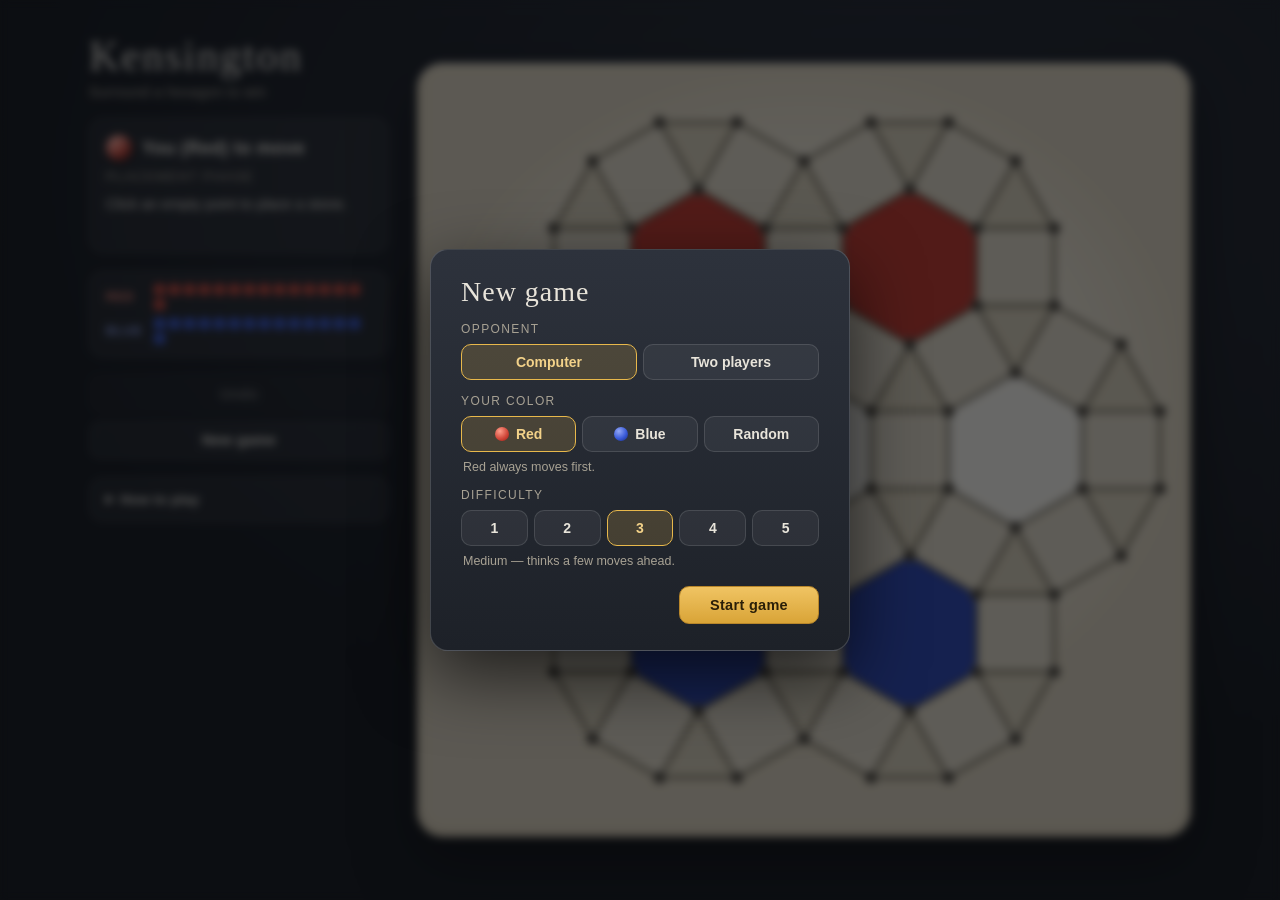
<file: index.html>
<!DOCTYPE html>
<html lang="en">
<head>
<meta charset="utf-8">
<meta name="viewport" content="width=device-width, initial-scale=1">
<title>Kensington</title>
<link rel="stylesheet" href="css/style.css">
</head>
<body>
<div class="app">

  <aside class="panel">
    <header class="masthead">
      <h1>Kensington</h1>
      <p class="tagline">Surround a hexagon to win</p>
    </header>

    <section class="status-card" id="statusCard">
      <div class="turn-row">
        <span class="turn-chip" id="turnChip"></span>
        <span class="turn-text" id="turnText">&nbsp;</span>
      </div>
      <div class="phase-text" id="phaseText">&nbsp;</div>
      <div class="message" id="message">&nbsp;</div>
    </section>

    <section class="reserves">
      <div class="reserve">
        <span class="reserve-label red-label">Red</span>
        <div class="dots" id="dotsRed"></div>
      </div>
      <div class="reserve">
        <span class="reserve-label blue-label">Blue</span>
        <div class="dots" id="dotsBlue"></div>
      </div>
    </section>

    <section class="buttons">
      <button id="btnSkip" class="btn primary hidden">Skip relocation</button>
      <button id="btnUndo" class="btn">Undo</button>
      <button id="btnNew" class="btn">New game</button>
    </section>

    <details class="rules">
      <summary>How to play</summary>
      <ul>
        <li>Each player has 15 stones. Red begins.</li>
        <li><strong>Placement:</strong> take turns placing a stone on any empty point.</li>
        <li><strong>Movement:</strong> once all stones are placed, slide one of
            your stones along a line to an adjacent empty point. If you cannot
            move, your opponent moves again.</li>
        <li><strong>Mills:</strong> complete a small <em>triangle</em> in your
            color and you may move <em>one</em> enemy stone anywhere; complete a
            <em>square</em> and you may move <em>two</em>. Never more than two
            per turn.</li>
        <li><strong>Win</strong> by occupying all six corners of a white hexagon
            or a hexagon of your own color.</li>
      </ul>
    </details>
  </aside>

  <main class="board-wrap" id="boardWrap">
    <svg id="board" viewBox="-500 -500 1000 1000" role="img" aria-label="Kensington board"></svg>
    <div class="overlay hidden" id="overlay">
      <div class="overlay-card">
        <div class="overlay-title" id="overlayTitle"></div>
        <div class="overlay-sub" id="overlaySub"></div>
        <div class="overlay-buttons">
          <button class="btn primary" id="btnOverlayNew">New game</button>
          <button class="btn" id="btnOverlayClose">View board</button>
        </div>
      </div>
    </div>
  </main>

</div>

<dialog id="dlgNew">
  <form method="dialog" id="formNew">
    <h2>New game</h2>

    <fieldset>
      <legend>Opponent</legend>
      <div class="seg" id="segMode">
        <label><input type="radio" name="mode" value="ai" checked><span>Computer</span></label>
        <label><input type="radio" name="mode" value="2p"><span>Two players</span></label>
      </div>
    </fieldset>

    <fieldset id="fsColor">
      <legend>Your color</legend>
      <div class="seg" id="segColor">
        <label><input type="radio" name="color" value="red" checked><span><i class="mini-stone mini-red"></i>Red</span></label>
        <label><input type="radio" name="color" value="blue"><span><i class="mini-stone mini-blue"></i>Blue</span></label>
        <label><input type="radio" name="color" value="random"><span>Random</span></label>
      </div>
      <p class="hint-line">Red always moves first.</p>
    </fieldset>

    <fieldset id="fsLevel">
      <legend>Difficulty</legend>
      <div class="seg seg-level" id="segLevel">
        <label><input type="radio" name="level" value="1"><span>1</span></label>
        <label><input type="radio" name="level" value="2"><span>2</span></label>
        <label><input type="radio" name="level" value="3" checked><span>3</span></label>
        <label><input type="radio" name="level" value="4"><span>4</span></label>
        <label><input type="radio" name="level" value="5"><span>5</span></label>
      </div>
      <p class="hint-line" id="levelHint">Medium — thinks a few moves ahead.</p>
    </fieldset>

    <div class="dialog-buttons">
      <button class="btn primary" value="start" id="btnStart">Start game</button>
    </div>
  </form>
</dialog>

<script src="js/board.js"></script>
<script src="js/rules.js"></script>
<script src="js/engine.js"></script>
<script src="js/ui.js"></script>
</body>
</html>
</file>
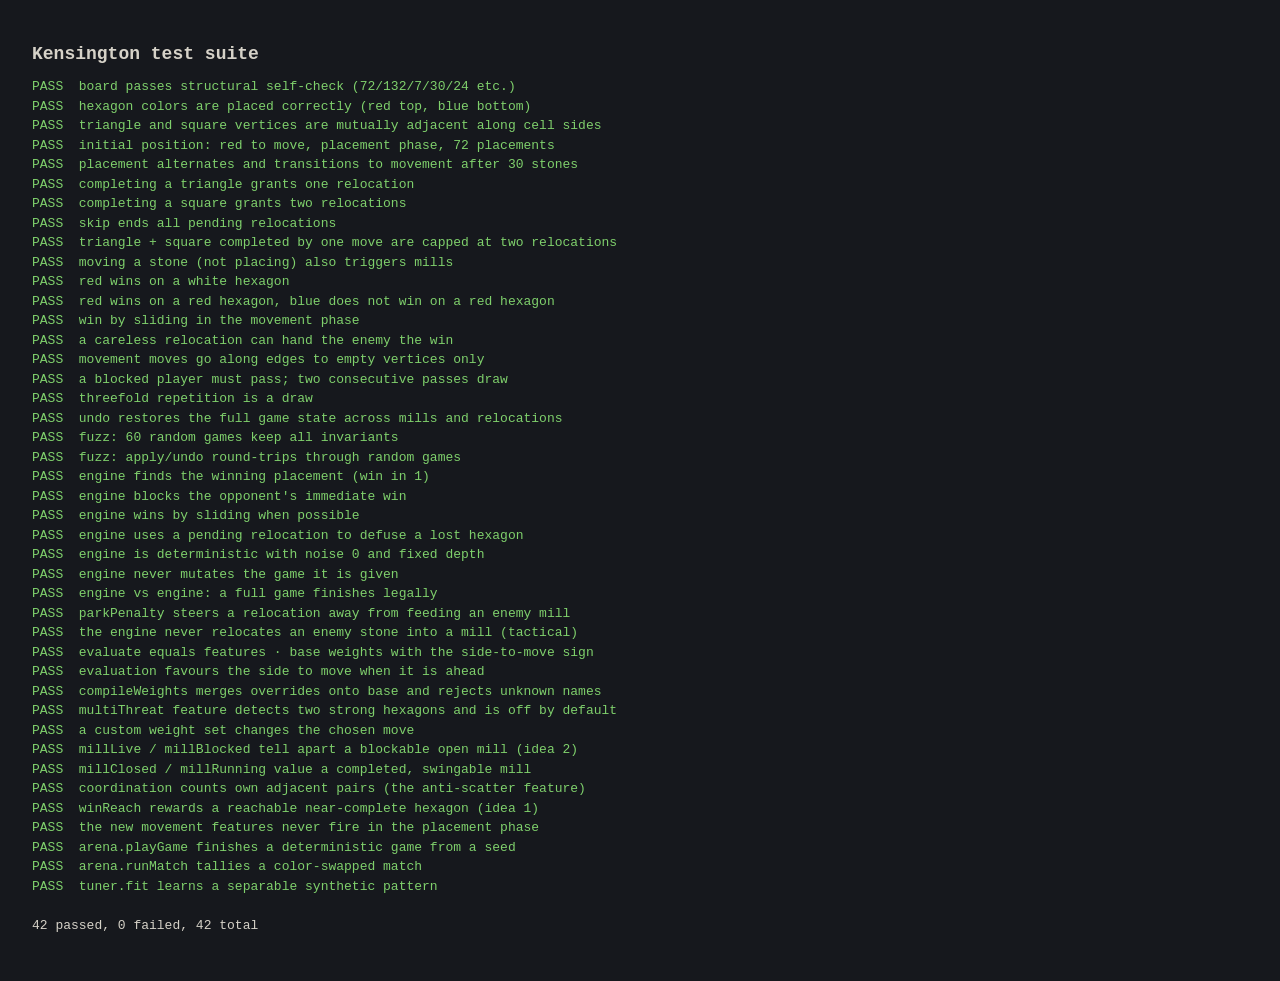
<file: tests.html>
<!DOCTYPE html>
<html lang="en">
<head>
<meta charset="utf-8">
<title>Kensington — test suite</title>
<style>
  body { font-family: ui-monospace, Menlo, Consolas, monospace; background: #16181d; color: #d6d2c8; padding: 24px; }
  h1 { font-size: 18px; }
  pre { font-size: 13px; line-height: 1.5; }
  .ok { color: #7fd06c; }
  .fail { color: #f0685c; }
</style>
</head>
<body>
<h1>Kensington test suite</h1>
<pre id="out">running…</pre>
<script src="js/board.js"></script>
<script src="js/rules.js"></script>
<script src="js/engine.js"></script>
<script src="js/arena.js"></script>
<script src="js/tuner.js"></script>
<script src="tests/tests.js"></script>
<script>
  var r = KTests.report();
  document.getElementById('out').innerHTML = r.lines.map(function (l) {
    if (l.indexOf('PASS') === 0) return '<span class="ok">' + l + '</span>';
    if (l.indexOf('FAIL') === 0 || l.indexOf('      -') === 0) return '<span class="fail">' + l + '</span>';
    return l;
  }).join('\n');
</script>
</body>
</html>
</file>
<file: css/style.css>
/* ------------------------------------------------------------------ */
/* Kensington — visual style                                           */
/* ------------------------------------------------------------------ */

:root {
  --bg-1: #262b34;
  --bg-2: #14171c;
  --panel: rgba(255, 255, 255, 0.055);
  --panel-border: rgba(255, 255, 255, 0.12);
  --ink: #e8e4da;
  --ink-dim: #a8a294;
  --red: #d24a3c;
  --red-deep: #9c1710;
  --blue: #3a5bd9;
  --blue-deep: #16267c;
  --gold: #e8b84b;
  --board-ivory: #ece5d4;
  --serif: "Iowan Old Style", "Palatino Linotype", Palatino, Georgia, serif;
  --sans: -apple-system, BlinkMacSystemFont, "Segoe UI", Roboto, Helvetica, Arial, sans-serif;
}

* { box-sizing: border-box; }

html, body {
  margin: 0;
  min-height: 100%;
}

body {
  font-family: var(--sans);
  color: var(--ink);
  background:
    radial-gradient(1200px 800px at 70% 20%, var(--bg-1), var(--bg-2) 75%);
  background-attachment: fixed;
}

.app {
  display: flex;
  gap: 28px;
  align-items: stretch;
  justify-content: center;
  padding: 28px;
  min-height: 100vh;
}

/* ------------------------------------------------------------------ */
/* Side panel                                                          */
/* ------------------------------------------------------------------ */

.panel {
  width: 300px;
  flex: 0 0 300px;
  display: flex;
  flex-direction: column;
  gap: 18px;
}

.masthead h1 {
  font-family: var(--serif);
  font-size: 42px;
  font-weight: 500;
  letter-spacing: 2px;
  margin: 4px 0 0;
  color: var(--ink);
}

.masthead .tagline {
  margin: 4px 0 0;
  color: var(--ink-dim);
  font-size: 14px;
  letter-spacing: 0.4px;
}

.status-card {
  background: var(--panel);
  border: 1px solid var(--panel-border);
  border-radius: 14px;
  padding: 16px;
  backdrop-filter: blur(6px);
}

.turn-row {
  display: flex;
  align-items: center;
  gap: 10px;
}

.turn-chip {
  width: 26px;
  height: 26px;
  border-radius: 50%;
  flex: 0 0 26px;
  box-shadow: inset -3px -4px 6px rgba(0,0,0,.35), inset 3px 4px 6px rgba(255,255,255,.3),
              0 2px 5px rgba(0,0,0,.4);
}

.turn-chip.red  { background: radial-gradient(circle at 35% 30%, #ff9d8a, var(--red) 55%, var(--red-deep)); }
.turn-chip.blue { background: radial-gradient(circle at 35% 30%, #93a7f5, var(--blue) 55%, var(--blue-deep)); }
.turn-chip.thinking { animation: chipPulse 1.1s ease-in-out infinite; }

@keyframes chipPulse {
  0%, 100% { transform: scale(1); }
  50% { transform: scale(0.82); }
}

.turn-text {
  font-size: 18px;
  font-weight: 600;
  letter-spacing: .3px;
}

.phase-text {
  margin-top: 8px;
  font-size: 13px;
  text-transform: uppercase;
  letter-spacing: 1.4px;
  color: var(--ink-dim);
}

.message {
  margin-top: 10px;
  font-size: 14.5px;
  line-height: 1.45;
  min-height: 42px;
  color: var(--ink);
}

.message .gold { color: var(--gold); font-weight: 600; }

/* reserves -------------------------------------------------------- */

.reserves {
  display: flex;
  flex-direction: column;
  gap: 8px;
  background: var(--panel);
  border: 1px solid var(--panel-border);
  border-radius: 14px;
  padding: 12px 16px;
}

.reserve {
  display: flex;
  align-items: center;
  gap: 10px;
}

.reserve-label {
  width: 38px;
  font-size: 12px;
  font-weight: 700;
  letter-spacing: 1px;
  text-transform: uppercase;
}

.red-label  { color: #f08373; }
.blue-label { color: #8fa3f0; }

.dots { display: flex; gap: 4px; flex-wrap: wrap; }

.dot {
  width: 11px;
  height: 11px;
  border-radius: 50%;
  background: rgba(255,255,255,.12);
  transition: background .25s, box-shadow .25s;
}

.dot.full.red  { background: var(--red);  box-shadow: 0 0 4px rgba(210,74,60,.7); }
.dot.full.blue { background: var(--blue); box-shadow: 0 0 4px rgba(58,91,217,.7); }

/* buttons ---------------------------------------------------------- */

.buttons { display: flex; flex-direction: column; gap: 8px; }

.btn {
  font: inherit;
  font-size: 14.5px;
  font-weight: 600;
  letter-spacing: .3px;
  color: var(--ink);
  background: var(--panel);
  border: 1px solid var(--panel-border);
  border-radius: 10px;
  padding: 10px 14px;
  cursor: pointer;
  transition: background .15s, transform .05s;
}

.btn:hover:not(:disabled) { background: rgba(255,255,255,.12); }
.btn:active:not(:disabled) { transform: translateY(1px); }
.btn:disabled { opacity: .4; cursor: default; }

.btn.primary {
  background: linear-gradient(180deg, #f0c463, #d9a437);
  border-color: #b8862a;
  color: #2a1f08;
}

.btn.primary:hover:not(:disabled) { background: linear-gradient(180deg, #f6cd72, #e2ad3f); }

.hidden { display: none !important; }

/* rules ------------------------------------------------------------ */

.rules {
  background: var(--panel);
  border: 1px solid var(--panel-border);
  border-radius: 14px;
  padding: 10px 16px;
  font-size: 13.5px;
  color: var(--ink-dim);
}

.rules summary {
  cursor: pointer;
  font-weight: 600;
  color: var(--ink);
  letter-spacing: .3px;
  padding: 4px 0;
}

.rules ul { margin: 8px 0 6px; padding-left: 18px; }
.rules li { margin: 6px 0; line-height: 1.45; }
.rules strong, .rules em { color: var(--ink); }

/* ------------------------------------------------------------------ */
/* Board                                                               */
/* ------------------------------------------------------------------ */

.board-wrap {
  position: relative;
  flex: 0 1 auto;
  display: flex;
  align-items: center;
  justify-content: center;
}

#board {
  width: min(86vmin, 820px);
  height: min(86vmin, 820px);
  display: block;
  border-radius: 26px;
  background:
    radial-gradient(closest-side at 50% 44%, #f4eee0, var(--board-ivory) 70%, #ddd3bd);
  box-shadow:
    0 24px 60px rgba(0,0,0,.5),
    inset 0 1px 0 rgba(255,255,255,.8),
    inset 0 -3px 12px rgba(120,100,60,.25);
}

/* cells */
.cell-square   { fill: #e2dac7; }
.cell-triangle { fill: #d8cfb8; }
.hex-white     { fill: #fbf8ef; }
.hex-red       { fill: #c2382c; }
.hex-blue      { fill: #2b46b4; }

.board-line {
  stroke: #57503f;
  stroke-width: 3.4;
  stroke-linecap: round;
  fill: none;
}

.hole {
  fill: #3b352a;
  stroke: rgba(255,255,255,.5);
  stroke-width: 1.4;
  transition: fill .15s;
}

/* invisible, larger click targets on top of everything */
.hit { fill: transparent; }
.hit.clickable { cursor: pointer; }
.hit.clickable:hover { fill: rgba(232,184,75,.3); }

/* stones ------------------------------------------------------------ */

.stone { pointer-events: none; }

.stone .body {
  stroke: rgba(0,0,0,.4);
  stroke-width: 1.5;
}

.stone.pop { animation: stonePop .28s cubic-bezier(.2,1.6,.4,1); transform-box: fill-box; transform-origin: center; }

@keyframes stonePop {
  0% { transform: scale(.4); }
  100% { transform: scale(1); }
}

.sel-ring {
  fill: none;
  stroke: #fff;
  stroke-width: 4;
  stroke-dasharray: 10 7;
  pointer-events: none;
  animation: spin 6s linear infinite;
  transform-box: fill-box;
  transform-origin: center;
}

@keyframes spin { to { transform: rotate(360deg); } }

/* hints & markers ---------------------------------------------------- */

.hint-ring {
  fill: rgba(232,184,75,.25);
  stroke: var(--gold);
  stroke-width: 3;
  pointer-events: none;
  animation: hintPulse 1.4s ease-in-out infinite;
  transform-box: fill-box;
  transform-origin: center;
}

.reloc-glow {
  fill: none;
  stroke: var(--gold);
  stroke-width: 4;
  pointer-events: none;
  animation: hintPulse 1.4s ease-in-out infinite;
  transform-box: fill-box;
  transform-origin: center;
}

@keyframes hintPulse {
  0%, 100% { opacity: .95; transform: scale(1); }
  50% { opacity: .45; transform: scale(.88); }
}

.last-move-ring {
  fill: none;
  stroke: rgba(60, 50, 30, .85);
  stroke-width: 3;
  stroke-dasharray: 5 5;
  pointer-events: none;
}

.last-move-from {
  fill: rgba(60, 50, 30, .35);
  pointer-events: none;
}

.mill-flash {
  fill: rgba(232,184,75,.4);
  stroke: var(--gold);
  stroke-width: 6;
  stroke-linejoin: round;
  pointer-events: none;
  animation: millFade 1.6s ease-out forwards;
}

@keyframes millFade {
  0% { opacity: 1; }
  60% { opacity: .85; }
  100% { opacity: 0; }
}

.win-glow {
  fill: none;
  stroke: var(--gold);
  stroke-width: 10;
  stroke-linejoin: round;
  pointer-events: none;
  filter: drop-shadow(0 0 14px rgba(232,184,75,.95));
  animation: winPulse 1.6s ease-in-out infinite;
}

@keyframes winPulse {
  0%, 100% { opacity: 1; }
  50% { opacity: .45; }
}

/* overlay ------------------------------------------------------------ */

.overlay {
  position: absolute;
  inset: 0;
  display: flex;
  align-items: center;
  justify-content: center;
  background: rgba(10, 10, 14, .45);
  border-radius: 26px;
  backdrop-filter: blur(3px);
}

.overlay-card {
  background: linear-gradient(180deg, #2d323c, #1d2128);
  border: 1px solid rgba(255,255,255,.15);
  border-radius: 18px;
  padding: 30px 40px;
  text-align: center;
  box-shadow: 0 18px 50px rgba(0,0,0,.6);
  animation: cardIn .3s cubic-bezier(.2,1.4,.4,1);
}

@keyframes cardIn {
  from { transform: scale(.85); opacity: 0; }
  to { transform: scale(1); opacity: 1; }
}

.overlay-title {
  font-family: var(--serif);
  font-size: 34px;
  letter-spacing: 1px;
}

.overlay-title.red-wins  { color: #f08373; }
.overlay-title.blue-wins { color: #8fa3f0; }
.overlay-title.draw      { color: var(--gold); }

.overlay-sub {
  margin-top: 8px;
  color: var(--ink-dim);
  font-size: 15px;
}

.overlay-buttons {
  margin-top: 22px;
  display: flex;
  gap: 10px;
  justify-content: center;
}

/* ------------------------------------------------------------------ */
/* New-game dialog                                                     */
/* ------------------------------------------------------------------ */

dialog {
  border: 1px solid rgba(255,255,255,.16);
  border-radius: 18px;
  background: linear-gradient(180deg, #2d323c, #1d2128);
  color: var(--ink);
  padding: 26px 30px;
  width: min(420px, 92vw);
  box-shadow: 0 24px 70px rgba(0,0,0,.65);
}

dialog::backdrop {
  background: rgba(8, 9, 12, .6);
  backdrop-filter: blur(4px);
}

dialog h2 {
  font-family: var(--serif);
  font-weight: 500;
  font-size: 28px;
  letter-spacing: 1px;
  margin: 0 0 14px;
}

dialog fieldset {
  border: none;
  margin: 0 0 14px;
  padding: 0;
}

dialog legend {
  font-size: 12px;
  text-transform: uppercase;
  letter-spacing: 1.4px;
  color: var(--ink-dim);
  margin-bottom: 8px;
  padding: 0;
}

.seg {
  display: flex;
  gap: 6px;
  flex-wrap: wrap;
}

.seg label { flex: 1; min-width: 70px; }
.seg input { position: absolute; opacity: 0; pointer-events: none; }

.seg span {
  display: flex;
  align-items: center;
  justify-content: center;
  gap: 7px;
  padding: 9px 8px;
  border-radius: 10px;
  border: 1px solid var(--panel-border);
  background: var(--panel);
  font-size: 14px;
  font-weight: 600;
  cursor: pointer;
  transition: background .15s, border-color .15s;
  user-select: none;
}

.seg span:hover { background: rgba(255,255,255,.1); }

.seg input:checked + span {
  background: rgba(232,184,75,.18);
  border-color: var(--gold);
  color: #f3d289;
}

.seg-level label { min-width: 48px; }

.mini-stone {
  width: 14px;
  height: 14px;
  border-radius: 50%;
  display: inline-block;
}

.mini-red  { background: radial-gradient(circle at 35% 30%, #ff9d8a, var(--red) 55%, var(--red-deep)); }
.mini-blue { background: radial-gradient(circle at 35% 30%, #93a7f5, var(--blue) 55%, var(--blue-deep)); }

.hint-line {
  margin: 8px 2px 0;
  font-size: 12.5px;
  color: var(--ink-dim);
}

.dialog-buttons {
  display: flex;
  justify-content: flex-end;
  margin-top: 18px;
}

.dialog-buttons .btn { min-width: 140px; }

fieldset.disabled { opacity: .35; pointer-events: none; }

/* ------------------------------------------------------------------ */
/* Responsive                                                          */
/* ------------------------------------------------------------------ */

@media (max-width: 900px) {
  .app { flex-direction: column-reverse; align-items: center; padding: 14px; }
  .panel { width: min(94vw, 560px); flex: none; }
  #board { width: min(94vw, 94vmin); height: auto; aspect-ratio: 1; }
}
</file>
